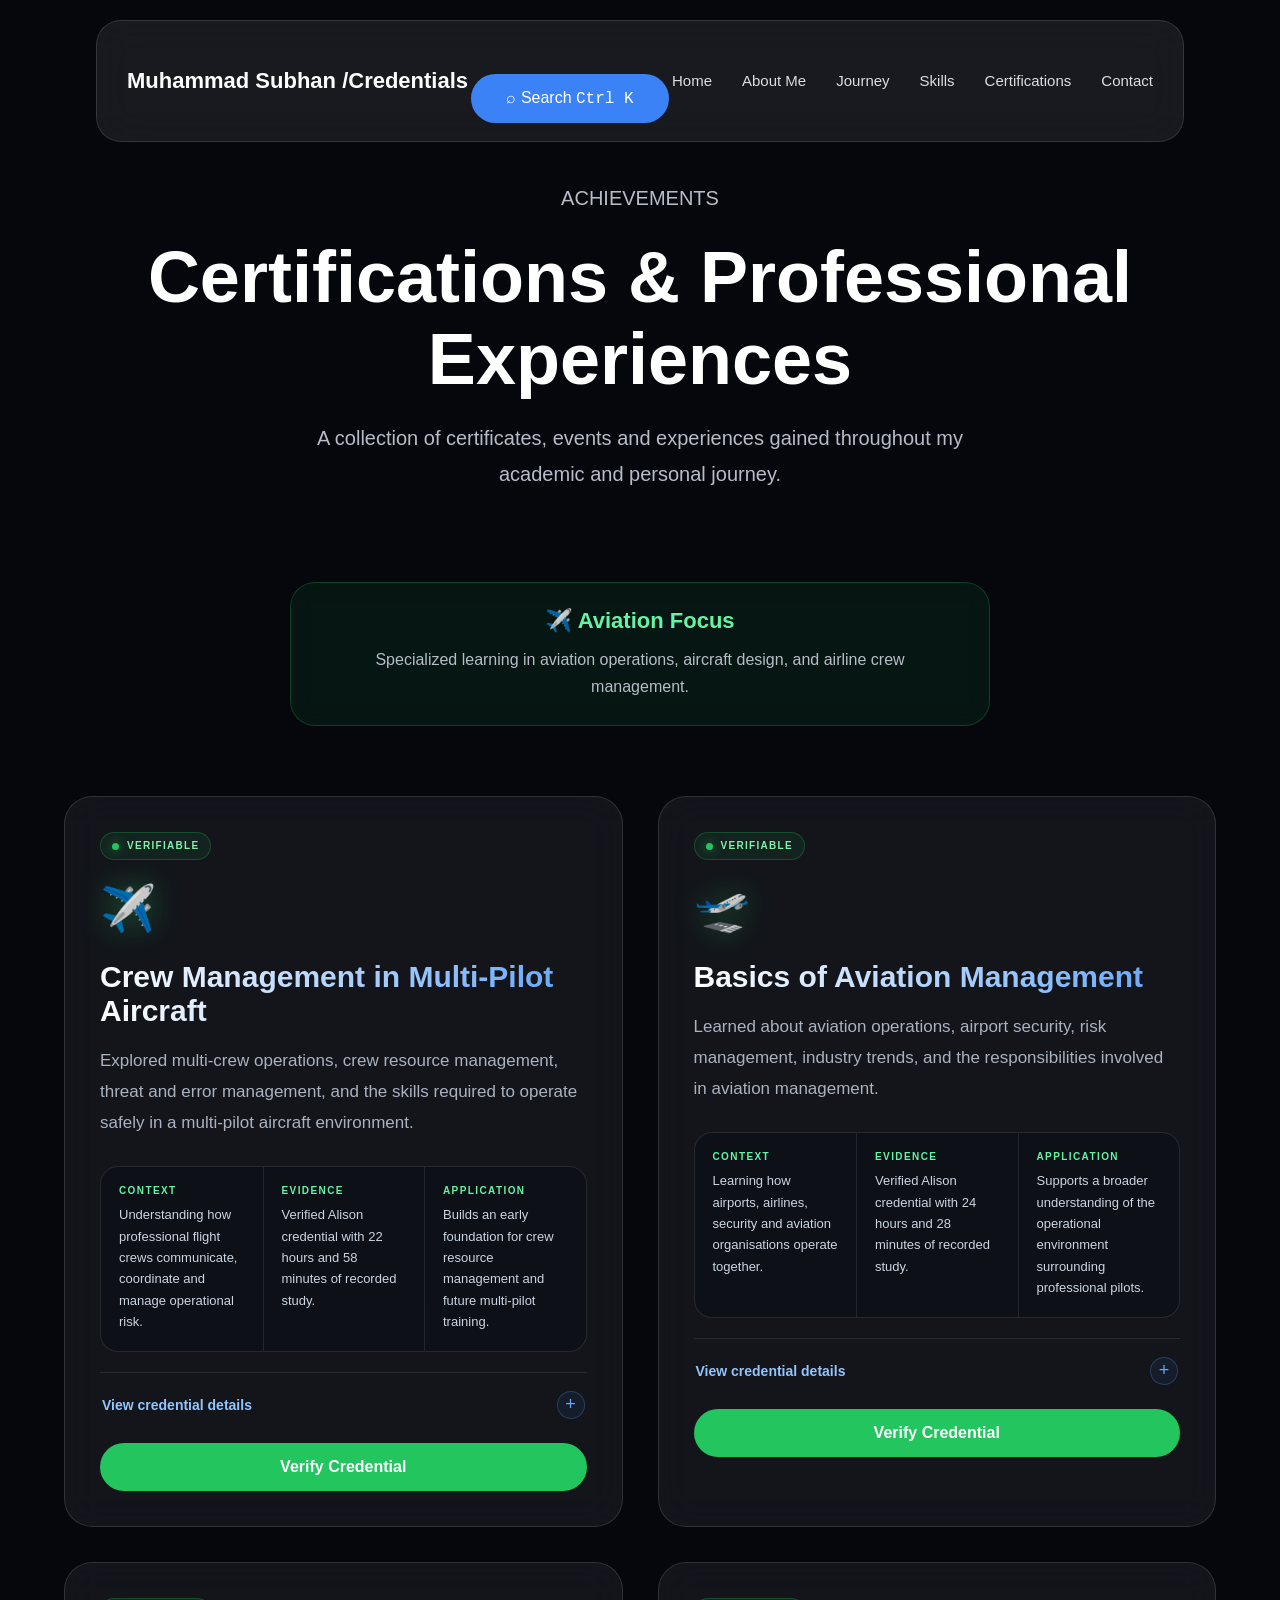
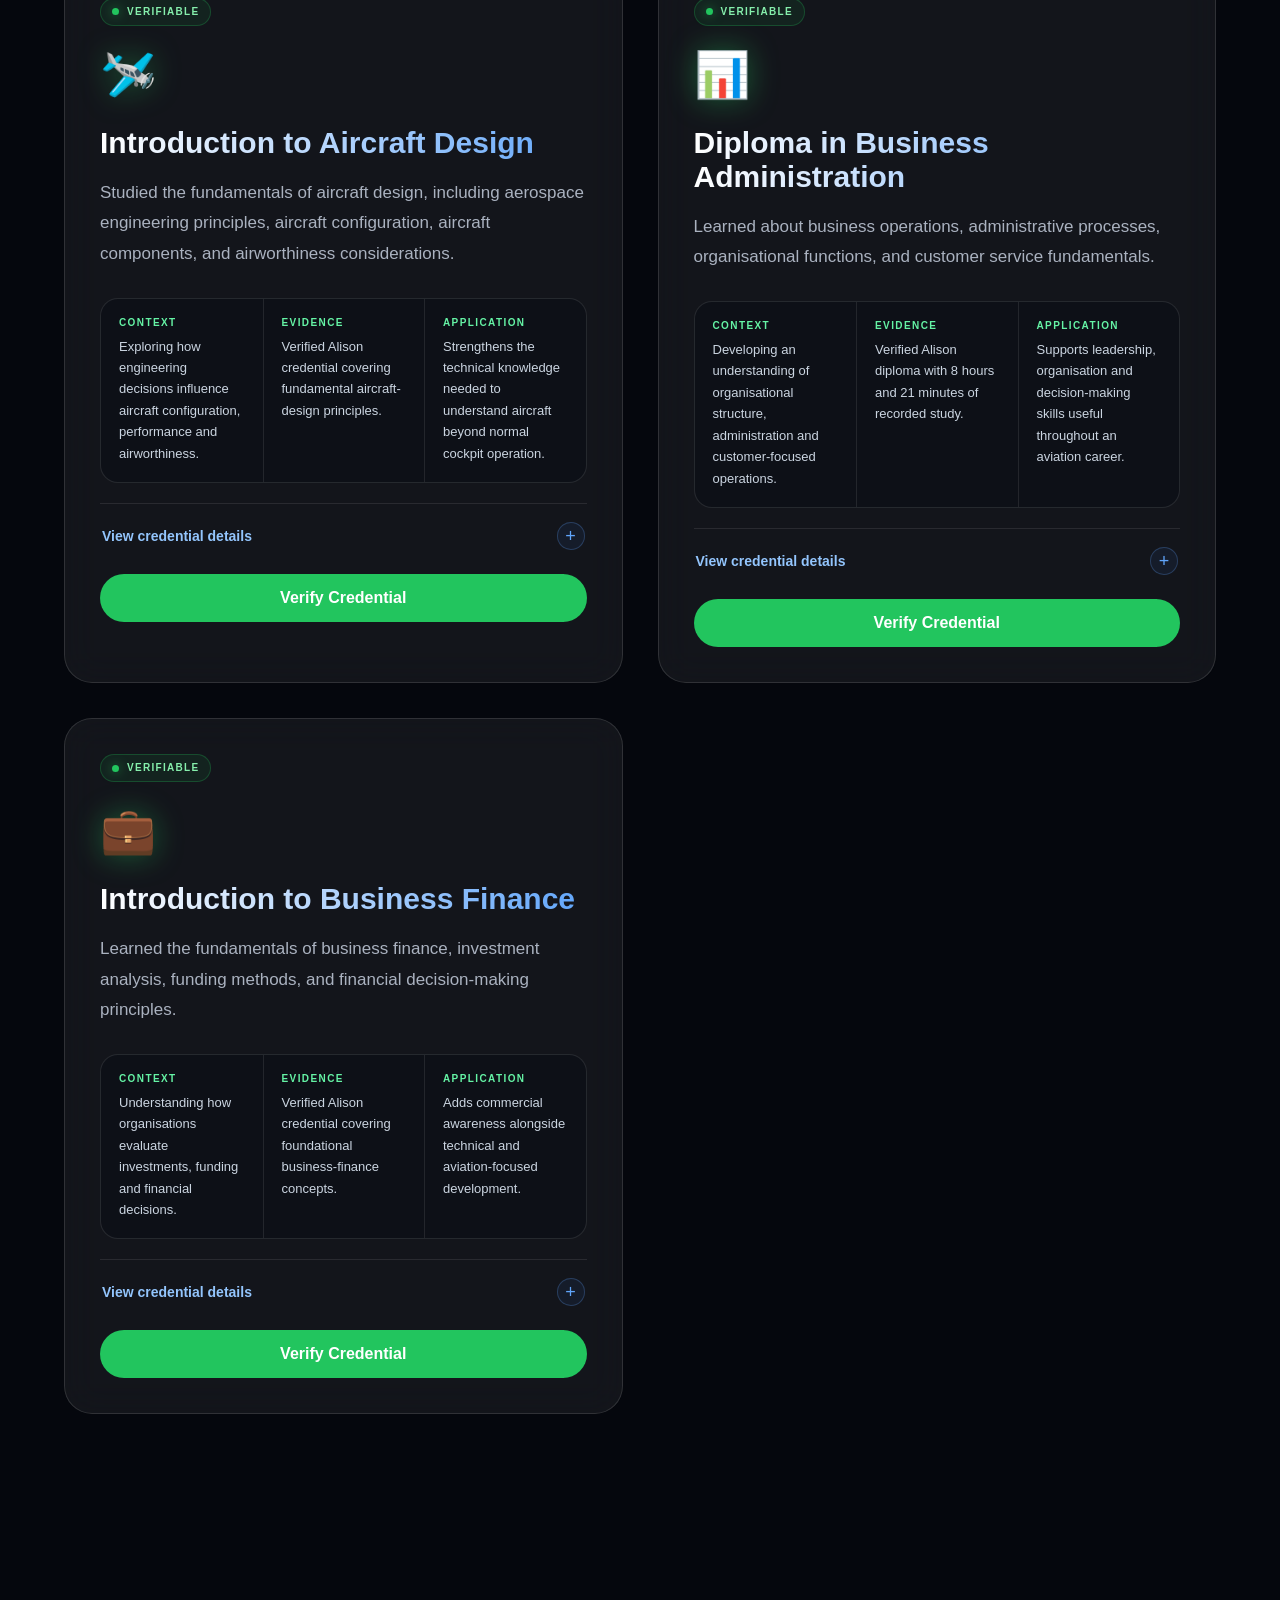
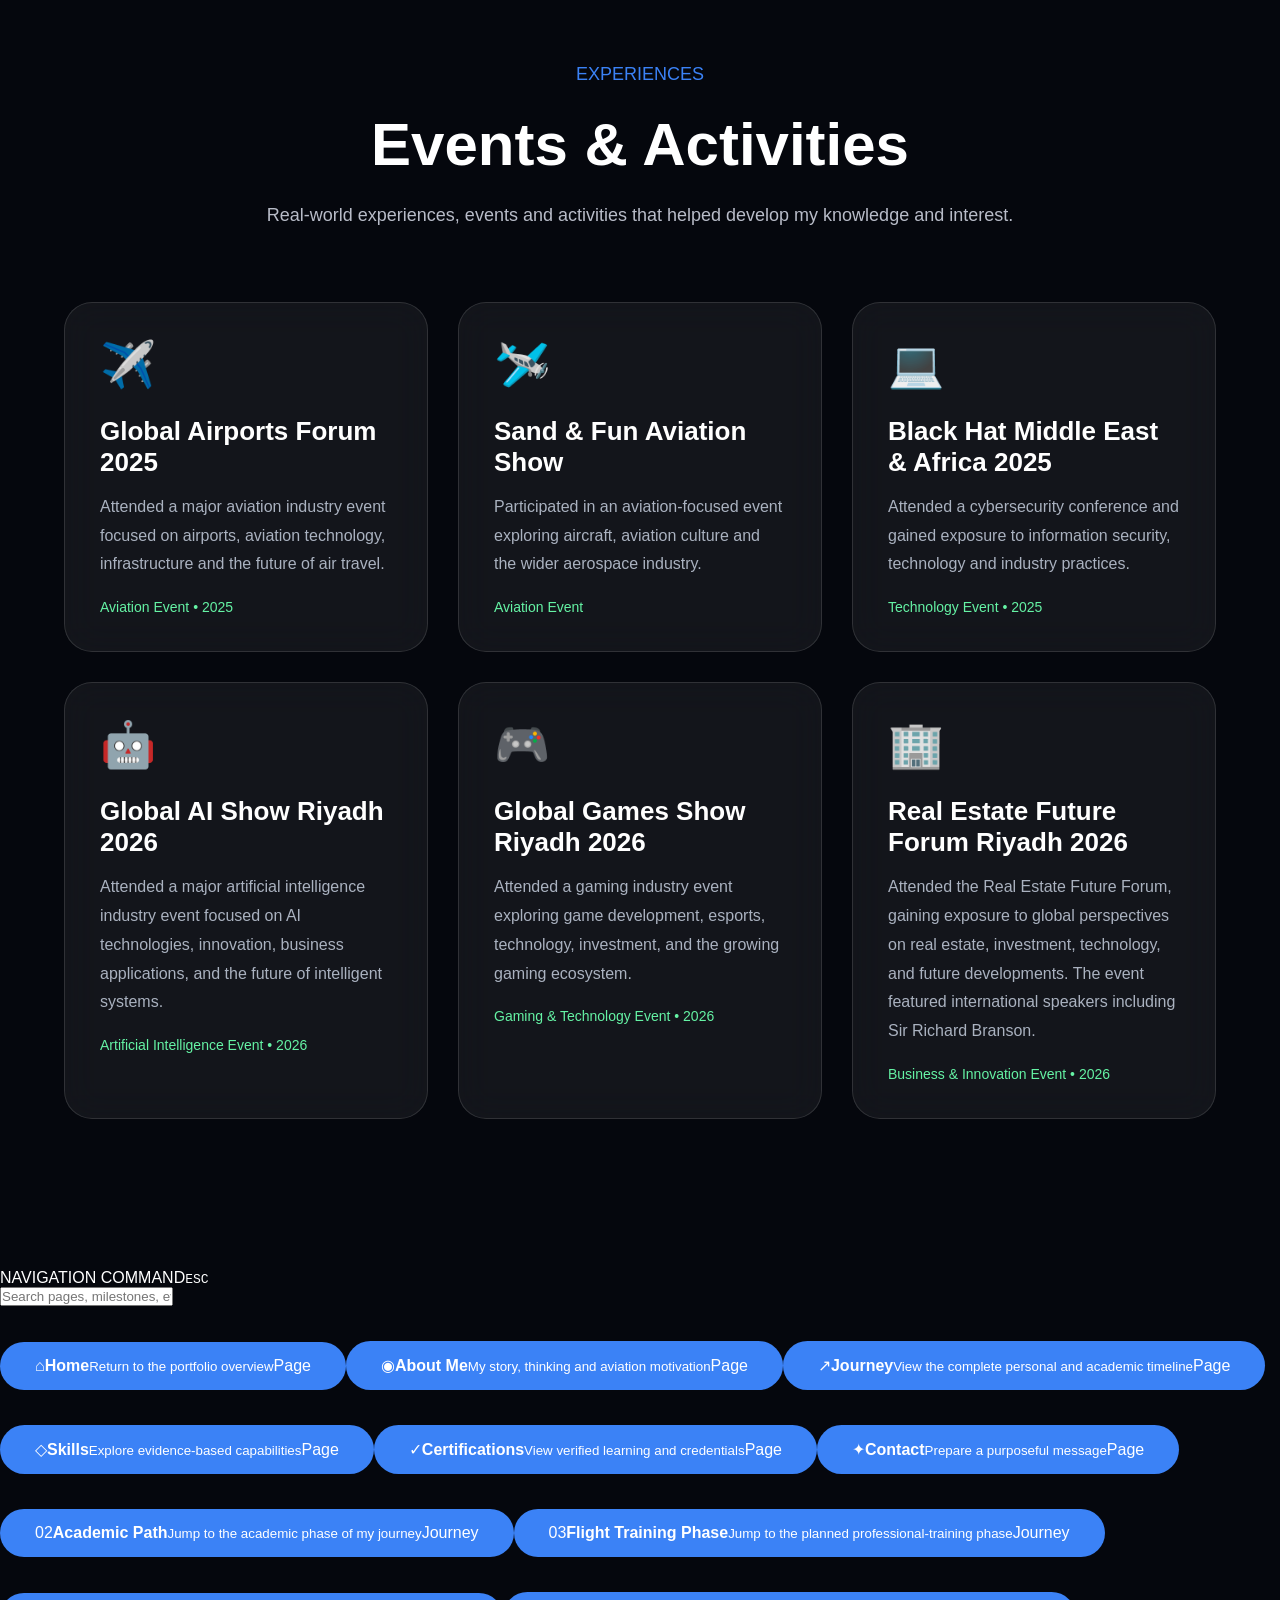
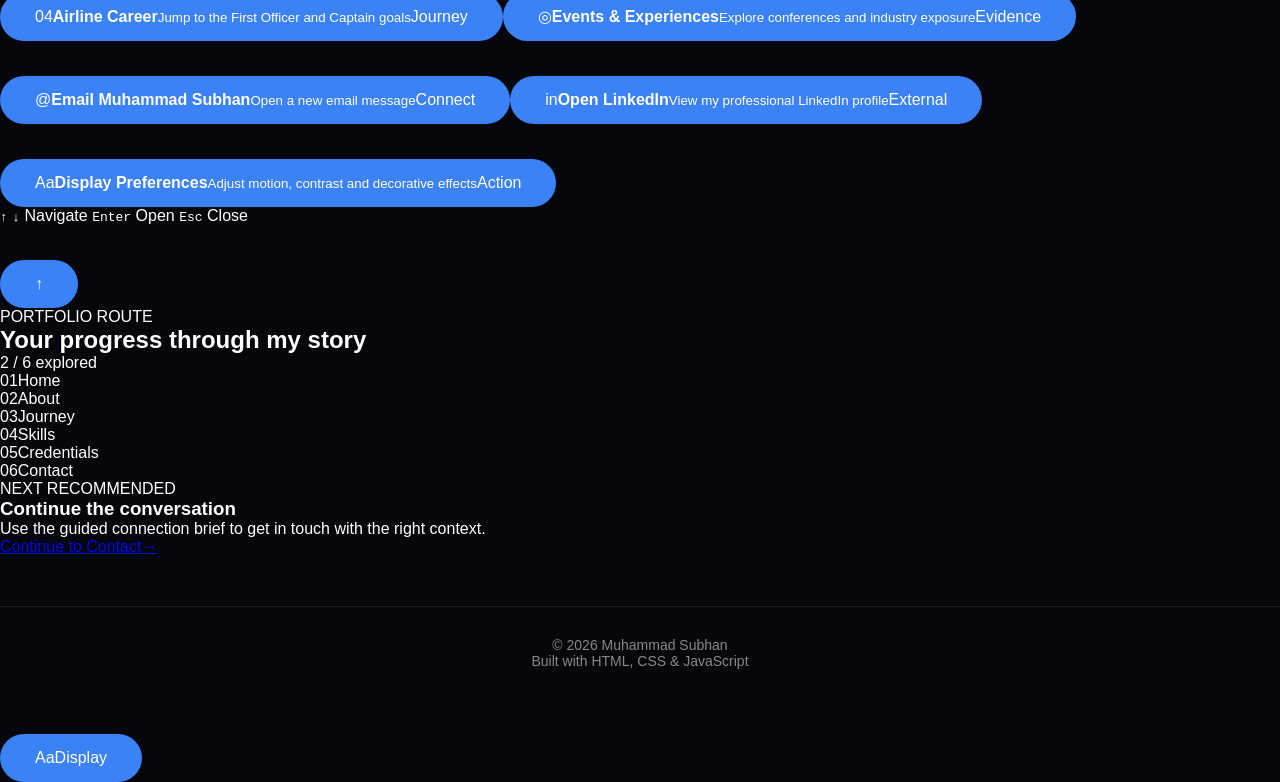
<file: certification.html>
<!DOCTYPE html>
<html lang="en">

<head>

<meta charset="UTF-8">
<meta name="viewport" content="width=device-width, initial-scale=1.0">



<title>Certifications | Muhammad Subhan</title>

<link rel="stylesheet" href="css/style.css">
<link rel="stylesheet" href="css/certification.css">

</head>


<body>
    <div class="custom-cursor"></div>
    <div class="custom-cursor-dot"></div>


    <div class="page-transition">
        <div class="page-loading-bar"></div>
    </div>

    <div class="page-scroll-progress" aria-hidden="true">
        <div class="page-scroll-progress-fill"></div>
    </div>

<nav>

<div class="logo">
Muhammad Subhan
</div>

<div class="menu-toggle">
☰
</div>

<ul class="nav-links">

    <li><a href="index.html">Home</a></li>
    
    <li><a href="about.html">About Me</a></li>
    
    <li><a href="timeline.html">Journey</a></li>
    
    <li><a href="skills.html">Skills</a></li>
    
    <li><a href="certification.html">Certifications</a></li>
    
    <li><a href="contact.html">Contact</a></li>

</ul>

</nav>




<section class="cert-hero">



<p class="tag">
ACHIEVEMENTS
</p>


<h1>
Certifications & Professional Experiences
</h1>


<p>
A collection of certificates, events and experiences gained throughout my academic and personal journey.
</p>

</section>

<div class="cert-focus">

    <span>✈️ Aviation Focus</span>

    <p>
        Specialized learning in aviation operations, aircraft design,
        and airline crew management.
    </p>

</div>


<section class="cert-grid">


    <div class="cert-card">
    
    <div class="cert-icon">
    ✈️
    </div>
    
    
    <h2>
    Crew Management in Multi-Pilot Aircraft
    </h2>
    
    
    <p>
    Explored multi-crew operations, crew resource management, threat and error management, and the skills required to operate safely in a multi-pilot aircraft environment.
    </p>
    
    
    <div class="cert-info">
    
    <strong>Provider:</strong> Alison<br>
    
    <strong>Category:</strong> Aviation Training<br>
    
    <strong>Issued:</strong> January 2024<br>
    
    <strong>Completed:</strong> 23 January 2024<br>
    
    <strong>Credential ID:</strong> AC-5337-36834668<br>
    
    <strong>Study Time:</strong> 22h 58m
    
    </div>
    
    
    <div class="cert-buttons">
    
    <a href="https://alison.com/verify/f56cb7a1b6" target="_blank">
    Verify Credential
    </a>
    
    
    
    
    </div>
    
    
    </div>
    
    
    
    
    
    <div class="cert-card">
    
    
    <div class="cert-icon">
    🛫
    </div>
    
    
    <h2>
    Basics of Aviation Management
    </h2>
    
    
    <p>
    Learned about aviation operations, airport security, risk management, industry trends, and the responsibilities involved in aviation management.
    </p>
    
    
    <div class="cert-info">
    
    <strong>Provider:</strong> Alison<br>
    
    <strong>Category:</strong> Aviation Management<br>
    
    <strong>Issued:</strong> March 2024<br>
    
    <strong>Completed:</strong> 10 March 2024<br>
    
    <strong>Credential ID:</strong> 6052-36834668<br>
    
    <strong>Study Time:</strong> 24h 28m
    
    </div>
    
    
    <div class="cert-buttons">
    
    
    <a href="https://alison.com/verify/cc4ec37d25" target="_blank">
    Verify Credential
    </a>
    
    

    
    
    </div>
    
    
    </div>
    
    <div class="cert-card">


        <div class="cert-icon">
        🛩️
        </div>
        
        
        <h2>
        Introduction to Aircraft Design
        </h2>
        
        
        <p>
        Studied the fundamentals of aircraft design, including aerospace engineering principles, aircraft configuration, aircraft components, and airworthiness considerations.
        </p>
        
        
        <div class="cert-info">
        
        <strong>Provider:</strong> Alison<br>
        
        <strong>Category:</strong> Aerospace Engineering<br>
        
        <strong>Issued:</strong> May 2025<br>
        
        <strong>Completed:</strong> 15 May 2025<br>
        
        <strong>Credential ID:</strong> 3071-36834668<br>
        
        <strong>Study Time:</strong> 32 minutes
        
        </div>
        
        
        <div class="cert-buttons">
        
        
        <a href="https://alison.com/verify/f1e8c7db59" target="_blank">
        Verify Credential
        </a>
        
        

        
        
        </div>
        
        
        </div>
        
        
        
        
        
        <div class="cert-card">
        
        
        <div class="cert-icon">
        📊
        </div>
        
        
        <h2>
        Diploma in Business Administration
        </h2>
        
        
        <p>
        Learned about business operations, administrative processes, organisational functions, and customer service fundamentals.
        </p>
        
        
        <div class="cert-info">
        
        <strong>Provider:</strong> Alison<br>
        
        <strong>Category:</strong> Business Administration<br>
        
        <strong>Issued:</strong> December 2024<br>
        
        <strong>Completed:</strong> 4 December 2024<br>
        
        <strong>Credential ID:</strong> 3038-36834668<br>
        
        <strong>Study Time:</strong> 8h 21m
        
        </div>
        
        
        <div class="cert-buttons">
        
        
        <a href="https://alison.com/verify/658694076c" target="_blank">
        Verify Credential
        </a>
        
        

        
        
        </div>
        
        
        </div>
        
        
        
        
        
        <div class="cert-card">
        
        
        <div class="cert-icon">
        💼
        </div>
        
        
        <h2>
        Introduction to Business Finance
        </h2>
        
        
        <p>
        Learned the fundamentals of business finance, investment analysis, funding methods, and financial decision-making principles.
        </p>
        
        
        <div class="cert-info">
        
        <strong>Provider:</strong> Alison<br>
        
        <strong>Category:</strong> Finance<br>
        
        <strong>Issued:</strong> October 2025<br>
        
        <strong>Completed:</strong> 20 October 2025<br>
        
        <strong>Credential ID:</strong> 3998-36834668<br>
        
        <strong>Study Time:</strong> 1h 13m
        
        </div>
        
        
        <div class="cert-buttons">
        
        
        <a href="https://alison.com/verify/640283d4a4" target="_blank">
        Verify Credential
        </a>
        
        

        
        
        </div>
        
        
        </div>
    
    </section>

    <section class="experience-section">

        <div class="experience-title">
    
            <p class="tag">
            EXPERIENCES
            </p>
    
            <h1>
            Events & Activities
            </h1>
    
            <p>
            Real-world experiences, events and activities that helped develop my knowledge and interest.
            </p>
    
        </div>
    
    
    
        <div class="experience-grid">
    
    
            <div class="experience-card">
    
                <div class="experience-icon">
                ✈️
                </div>
    
    
                <h2>
                Global Airports Forum 2025
                </h2>
    
    
                <p>
                Attended a major aviation industry event focused on airports,
                aviation technology, infrastructure and the future of air travel.
                </p>
    
    
                <span>
                Aviation Event • 2025
                </span>
    
    
            </div>
    
    
    
    
            <div class="experience-card">
    
                <div class="experience-icon">
                🛩️
                </div>
    
    
                <h2>
                Sand & Fun Aviation Show
                </h2>
    
    
                <p>
                Participated in an aviation-focused event exploring aircraft,
                aviation culture and the wider aerospace industry.
                </p>
    
    
                <span>
                Aviation Event
                </span>
    
    
            </div>
    
    
    
    
            <div class="experience-card">
    
                <div class="experience-icon">
                💻
                </div>
    
    
                <h2>
                Black Hat Middle East & Africa 2025
                </h2>
    
    
                <p>
                Attended a cybersecurity conference and gained exposure to
                information security, technology and industry practices.
                </p>
    
    
                <span>
                Technology Event • 2025
                </span>
    
    
            </div>

            <div class="experience-card">

                <div class="experience-icon">
                🤖
                </div>
            
            
                <h2>
                Global AI Show Riyadh 2026
                </h2>
            
            
                <p>
                Attended a major artificial intelligence industry event focused on
                AI technologies, innovation, business applications, and the future
                of intelligent systems.
                </p>
            
            
                <span>
                Artificial Intelligence Event • 2026
                </span>
            
            
            </div>
            
            
            
            
            
            <div class="experience-card">
            
                <div class="experience-icon">
                🎮
                </div>
            
            
                <h2>
                Global Games Show Riyadh 2026
                </h2>
            
            
                <p>
                Attended a gaming industry event exploring game development,
                esports, technology, investment, and the growing gaming ecosystem.
                </p>
            
            
                <span>
                Gaming & Technology Event • 2026
                </span>
            
            
            </div>

            <div class="experience-card">

                <div class="experience-icon">
                🏢
                </div>
            
            
                <h2>
                Real Estate Future Forum Riyadh 2026
                </h2>
            
            
                <p>
                Attended the Real Estate Future Forum, gaining exposure to global
                perspectives on real estate, investment, technology, and future
                developments. The event featured international speakers including
                Sir Richard Branson.
                </p>
            
            
                <span>
                Business & Innovation Event • 2026
                </span>
            
            
            </div>
    
    
        </div>
    
    
    </section>
    

    <div class="command-palette">

        <div class="command-box">
    
            <input
                type="text"
                id="commandInput"
                placeholder="Search pages... (Ctrl + K)"
                autocomplete="off"
            >
    
            <div class="command-results">
    
                <a href="index.html">🏠 Home</a>
                <a href="about.html">👤 About Me</a>
                <a href="timeline.html">🛫 Journey</a>
                <a href="skills.html">💡 Skills</a>
                <a href="certifications.html">🏆 Certifications</a>
                <a href="contact.html">✉️ Contact</a>
    
            </div>
    
        </div>
    
    </div>

    <button class="back-to-top" aria-label="Back to top">
        ↑
    </button>

<script src="js/script.js"></script>
<script src="js/certification.js"></script>


<footer>

    <p>
        © 2026 Muhammad Subhan
    </p>

    <p>
        Built with HTML, CSS & JavaScript
    </p>

</footer>


</body>

</html>
</file>
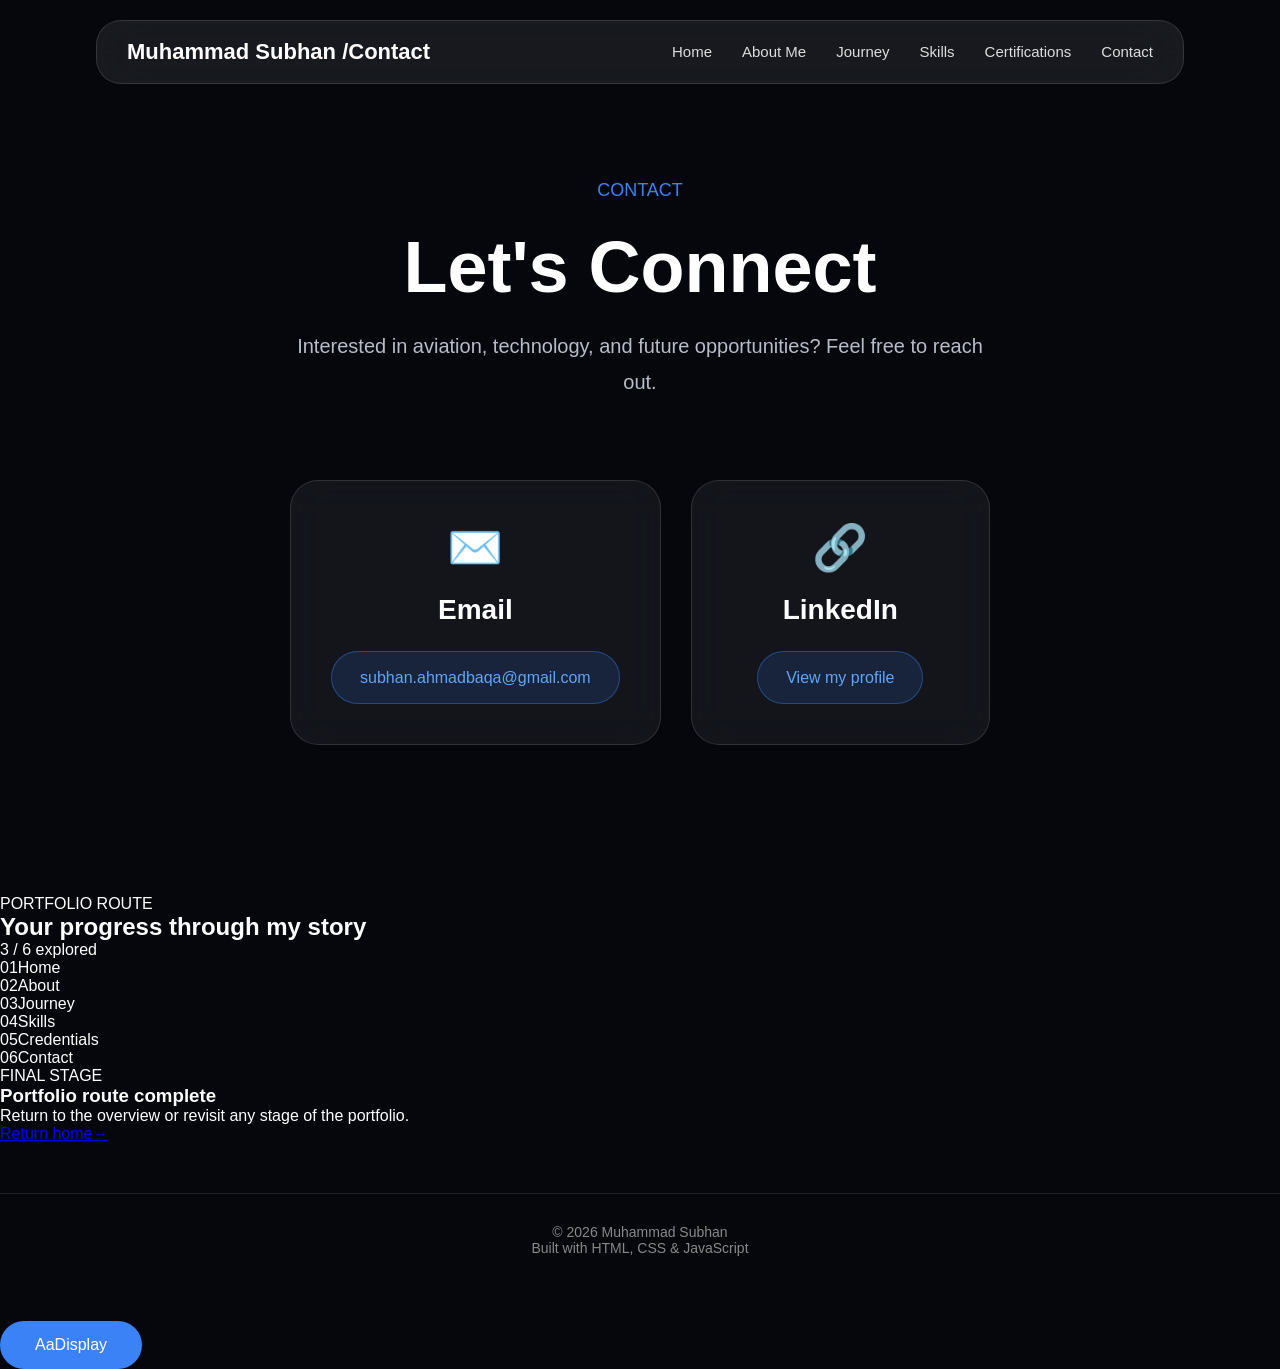
<file: contact.html>
<!DOCTYPE html>
<html lang="en">

<head>

<meta charset="UTF-8">
<meta name="viewport" content="width=device-width, initial-scale=1.0">

<title>Contact | My Journey</title>

<link rel="stylesheet" href="css/style.css">

</head>


<body>


<nav>

<div class="logo">
Muhammad Subhan
</div>

<div class="menu-toggle">
☰
</div>

<ul class="nav-links">

    <li><a href="index.html">Home</a></li>
    
    <li><a href="about.html">About Me</a></li>
    
    <li><a href="timeline.html">Journey</a></li>
    
    <li><a href="skills.html">Skills</a></li>
    
    <li><a href="certification.html">Certifications</a></li>
    
    <li><a href="contact.html">Contact</a></li>

</ul>

</nav>




<section class="contact-hero">

<p class="tag">
CONTACT
</p>


<h1>
Let's Connect
</h1>


<p>
Interested in aviation, technology, and future opportunities?
Feel free to reach out.
</p>

</section>





<section class="contact-grid">



<div class="contact-card">

<div class="contact-icon">
✉️
</div>


<h2>
Email
</h2>


<p>
    <a href="mailto:subhan.ahmadbaqa@gmail.com">
    subhan.ahmadbaqa@gmail.com
    </a>
    </p>

</div>





<div class="contact-card">

<div class="contact-icon">
🔗
</div>


<h2>
LinkedIn
</h2>


<p>

<a href="https://www.linkedin.com/in/ms910" target="_blank">
View my profile
</a>

</p>

</div>








</section>

<script src="js/script.js"></script>


<footer>

    <p>
        © 2026 Muhammad Subhan
    </p>

    <p>
        Built with HTML, CSS & JavaScript
    </p>

</footer>

</body>

</html>
</file>
<file: css/style.css>
* {
    margin: 0;
    padding: 0;
    box-sizing: border-box;
}

body {
    background: #05070D;
    color: white;
    font-family: Arial, sans-serif;
}

nav {
    position: fixed;
    top: 20px;
    left: 50%;
    transform: translateX(-50%);

    width: 85%;
    max-width: 1200px;

    display: flex;
    justify-content: space-between;
    align-items: center;

    padding: 18px 30px;

    background: rgba(255,255,255,0.08);
    backdrop-filter: blur(20px);

    border: 1px solid rgba(255,255,255,0.12);

    border-radius: 25px;

    z-index: 1000;

    animation: navAppear 1s ease;
}


@keyframes navAppear {

    from {
        opacity:0;
        transform:translate(-50%, -30px);
    }

    to {
        opacity:1;
        transform:translate(-50%,0);
    }

}

nav h2 {
    font-size: 24px;
}

nav ul {
    display: flex;
    gap: 30px;
    list-style: none;
}

nav a {

    color:#ddd;

    text-decoration:none;

    font-size:15px;

    position:relative;

    transition:0.3s;

}


nav a::after {

    content:"";

    position:absolute;

    left:0;

    bottom:-8px;

    width:0%;

    height:2px;

    background:#3B82F6;

    transition:0.3s;

}


nav a:hover {

    color:white;

}


nav a:hover::after {

    width:100%;

}


.hero {
    height: 90vh;
    display: flex;
    flex-direction: column;
    justify-content: center;
    align-items: center;
    text-align: center;
}


.hero h1 {
    font-size: 70px;
    background: linear-gradient(90deg, #ffffff, #3B82F6);
    -webkit-background-clip: text;
    color: transparent;
}


.hero p {
    margin-top: 20px;
    font-size: 20px;
    color: #aaa;
    max-width: 600px;
}


button {
    margin-top: 35px;
    padding: 15px 35px;
    border-radius: 30px;
    border: none;
    background: #3B82F6;
    color: white;
    font-size: 16px;
    cursor: pointer;
    transition: 0.3s;
}


button:hover {
    transform: translateY(-5px);
}
.logo {
    font-weight: bold;
    font-size: 22px;
}


.tag {
    color: #3B82F6;
    font-size: 18px;
    margin-bottom: 25px;
}


.hero h1 {
    font-size: 80px;
    line-height: 1.1;
}


.description {
    margin-top: 25px;
    max-width: 650px;
    color: #aaa;
}


.buttons {
    margin-top: 40px;
    display: flex;
    gap: 20px;
}


.buttons a {
    text-decoration: none;
}


.secondary {
    background: transparent;
    border: 1px solid #3B82F6;
}


.glow {
    position: absolute;
    width: 500px;
    height: 500px;
    background: #2563eb;
    filter: blur(180px);
    opacity: 0.25;
    z-index: -1;
}
/* Background Effects */

.background {
    position: fixed;
    inset: 0;
    overflow: hidden;
    z-index: -2;
}


.glow {
    position: absolute;
    top: 20%;
    left: 50%;
    transform: translateX(-50%);
    width: 600px;
    height: 600px;
    background: #2563eb;
    filter: blur(180px);
    opacity: 0.25;
    animation: pulse 6s infinite alternate;
}


@keyframes pulse {

    from {
        opacity:0.15;
        transform:translateX(-50%) scale(0.9);
    }

    to {
        opacity:0.35;
        transform:translateX(-50%) scale(1.1);
    }

}


/* Hero Animation */


.hero > * {
    animation: fadeUp 1s ease forwards;
    opacity:0;
}


.hero .tag {
    animation-delay:0.2s;
}


.hero h1 {
    animation-delay:0.4s;
}


.hero .description {
    animation-delay:0.6s;
}


.buttons {
    animation-delay:0.8s;
}


@keyframes fadeUp {

    from {
        opacity:0;
        transform:translateY(40px);
    }

    to {
        opacity:1;
        transform:translateY(0);
    }

}
.particles {
    position: absolute;
    inset: 0;
    z-index: -1;
}

.particle {
    position: absolute;
    width: 4px;
    height: 4px;
    background: white;
    border-radius: 50%;
    opacity: 0.6;
    animation: float 8s infinite ease-in-out;
}

@keyframes float {
    0%, 100% {
        transform: translateY(0);
    }

    50% {
        transform: translateY(-80px);
    }
}
.hero {
    padding-top:120px;
}
.menu-toggle {
    display:none;
    font-size:28px;
    cursor:pointer;
}


@media(max-width:900px){


    .about-page{

    flex-direction:column;

    text-align:center;

}


.about-image img{

    width:250px;

    height:250px;

}


.about-content{

    width:100%;

}

    .hero h1{

    font-size:45px;

    line-height:1.1;

}
    
    nav ul{

    position:absolute;

    top:80px;

    left:0;

    width:100%;

    background:#0b1120;

    flex-direction:column;

    align-items:center;

    gap:25px;

    padding:30px 0;

    display:none;

}


nav ul.active{

    display:flex;

}


.menu-toggle{

    display:block;

    cursor:pointer;

    font-size:30px;

}

    nav {
        width:90%;
    }


    .menu-toggle {
        display:block;
    }


    .nav-links {

        position:absolute;

        top:80px;

        left:0;

        width:100%;

        display:none;

        flex-direction:column;

        align-items:center;

        gap:25px;

        padding:30px;

        background:rgba(10,15,30,0.95);

        border-radius:20px;

    }


    .nav-links.active {

        display:flex;

    }

}
.about-page {

    min-height:90vh;

    display:flex;

    align-items:center;

    justify-content:center;

    gap:80px;

    padding:150px 8% 50px;

}


.image-placeholder {

    width:350px;

    height:350px;

    border-radius:50%;

    display:flex;

    justify-content:center;

    align-items:center;


    background:
    linear-gradient(
    135deg,
    #111827,
    #3B82F6
    );


    font-size:25px;

}



.about-content {

    max-width:600px;

}


.about-content h1 {

    font-size:70px;

    margin:20px 0;

}



.about-content p {

    color:#aaa;

    line-height:1.8;

}




.card {

    width:320px;

    min-height:250px;

    padding:35px;

    background:
    linear-gradient(
        145deg,
        rgba(255,255,255,0.08),
        rgba(255,255,255,0.03)
    );

    backdrop-filter:blur(20px);

    border-radius:28px;

    border:1px solid rgba(255,255,255,0.12);

    transition:0.4s ease;

    position:relative;

    overflow:hidden;

}


.card:hover {

    transform: translateY(-12px) scale(1.02);

    border: 1px solid #3B82F6;

    box-shadow:
        0 0 20px rgba(59,130,246,0.35),
        0 0 50px rgba(59,130,246,0.15);

}



.card h2{

    background:

    linear-gradient(
        90deg,
        white,
        #60A5FA
    );

    -webkit-background-clip:text;

    color:transparent;

}



.card p{

    color:#D1D5DB;

    line-height:1.8;

}
.cards {

    display:flex;

    justify-content:center;

    gap:30px;

    padding:80px 8%;

    flex-wrap:wrap;

}
/* ==========================================================
                    JOURNEY PAGE
========================================================== */

:root{

    --green:#22C55E;
    --green-dark:#16A34A;

    --card:
    rgba(255,255,255,.06);

    --border:
    rgba(255,255,255,.12);

    --text:#ffffff;

    --text2:#B8BCC8;

}



/* HERO */

.journey-hero{

    padding-top:180px;

    padding-bottom:80px;

    text-align:center;

}


.journey-hero h1{

    font-size:72px;

    font-weight:800;

    margin-bottom:20px;

}


.journey-hero p{

    color:var(--text2);

    font-size:20px;

    width:min(700px,90%);

    margin:auto;

    line-height:1.8;

}



/* PROGRESS CARD */

.progress-section{

    display:flex;

    justify-content:center;

    margin-bottom:120px;

}


.progress-card{

    width:min(950px,90%);

    padding:40px;

    border-radius:30px;

    background:var(--card);

    border:1px solid var(--border);

    backdrop-filter:blur(18px);

    box-shadow:

    0 20px 60px rgba(0,0,0,.25);

}


.progress-card h2{

    font-size:34px;

    margin-bottom:35px;

}



/* Progress Bar */

.progress-bar{

    width:100%;

    height:18px;

    border-radius:999px;

    overflow:hidden;

    background:

    rgba(255,255,255,.08);

    margin-bottom:40px;

}


.progress-fill{

    width:0%;

    height:100%;

    border-radius:999px;

    background:

    linear-gradient(

        90deg,

        #22C55E,

        #34D399,

        #22C55E

    );

}



/* Grid */

.progress-grid{

    display:grid;

    grid-template-columns:

    repeat(2,1fr);

    gap:40px;

}


.progress-grid h3{

    margin-top:8px;

    font-size:28px;

}


.label{

    color:#8B95A7;

    font-size:14px;

    letter-spacing:2px;

    text-transform:uppercase;

}




/* ======================================================
                    TIMELINE
====================================================== */

.timeline{

    position:relative;

    width:min(1300px,92%);

    margin:auto;

    padding-bottom:250px;

}



/* Grey Line */

.timeline-line{

    position:absolute;

    left:50%;

    transform:translateX(-50%);

    width:6px;

    height:100%;

    border-radius:999px;

    background:
    rgba(255,255,255,.12);

}



/* Green Progress */

.timeline-progress{

    position:absolute;

    left:0;

    top:0;

    width:100%;

    height:0%;

    border-radius:999px;

    background:

    linear-gradient(

    to bottom,

    #34D399,

    #22C55E,

    #16A34A

    );

    transition: height 0.15s linear;

}



/* ======================================================
                MILESTONES
====================================================== */

.milestone{

    width:50%;

    position:relative;

    margin:90px 0;

    opacity:.45;

    transition:

    .7s ease;

}



/* Left */

.left{

    left:0;

    padding-right:70px;

    text-align:right;

}



/* Right */

.right{

    left:50%;

    padding-left:70px;

}



/* Circle */

.milestone::before{

    content:"";

    position:absolute;

    top:50%;

    width:28px;

    height:28px;

    border-radius:50%;

    background:#777;

    border:5px solid #0F172A;

    transition:.5s;

    z-index:20;

}



/* Left Circle */

.left::before{

    right:-19px;

}



/* Right Circle */

.right::before{

    left:-19px;

}



/* ======================================================
                CONTENT CARD
====================================================== */

.content{

    background:

    rgba(255,255,255,.06);

    border:

    1px solid rgba(255,255,255,.12);

    backdrop-filter:blur(18px);

    border-radius:26px;

    padding:35px;

    transition:.45s;

}



.content:hover{

    transform:

    translateY(-8px);

}



/* Icon */

.content svg{

    width:34px;

    height:34px;

    color:#9AA3B4;

    margin-bottom:20px;

}



/* Date */

.date{

    display:inline-block;

    background:

    rgba(34,197,94,.15);

    color:#65F3A5;

    padding:

    8px 18px;

    border-radius:999px;

    font-size:14px;

    margin-bottom:20px;

}



/* Title */

.content h2{

    font-size:32px;

    margin-bottom:18px;

}



/* Description */

.content p{

    color:#AAB2C0;

    line-height:1.8;

    font-size:17px;

}



/* ======================================================
                I AM HERE BADGE
====================================================== */

.current-badge{

    display:inline-block;

    margin-bottom:22px;

    padding:

    10px 22px;

    border-radius:999px;

    background:

    rgba(34,197,94,.18);

    color:#6EF4AA;

    font-weight:700;

    letter-spacing:2px;

    font-size:13px;

}
/* ==========================================================
                PART 2B-1
        Completed States & Animations
========================================================== */


/* Completed Milestones */

.milestone.completed{

    opacity:1;

}


.milestone.completed::before{

    background:var(--green);

    box-shadow:

        0 0 12px rgba(34,197,94,.7),

        0 0 35px rgba(34,197,94,.45),

        0 0 70px rgba(34,197,94,.2);

}



/* Current Milestone */

.milestone.current{

    opacity:1;

}


.milestone.current::before{

    background:var(--green);

    animation:pulseCircle 2.2s infinite;

}



/* Current Badge */

.current-badge{

    animation:badgePulse 2.5s infinite;

}



/* Active Cards */

.milestone.completed .content{

    border-color:

    rgba(34,197,94,.35);

}


.milestone.current .content{

    border-color:

    rgba(34,197,94,.5);

}



/* Icon */

.milestone.completed svg{

    color:var(--green);

}


.milestone.current svg{

    color:var(--green);

}



/* Hover */

.content:hover{

    transform:

        translateY(-10px)

        scale(1.02);

    border-color:

    rgba(34,197,94,.45);

    box-shadow:

        0 15px 45px rgba(0,0,0,.35),

        0 0 35px rgba(34,197,94,.15);

}



/* Future Milestones */

.milestone:not(.completed):not(.current){

    opacity:.38;

}


.milestone:not(.completed):not(.current) svg{

    color:#7A8290;

}


.milestone:not(.completed):not(.current) .content{

    filter:grayscale(.25);

}



/* Circle Fill Animation */

@keyframes fillCircle{

    0%{

        transform:scale(.4);

        background:#777;

    }

    60%{

        transform:scale(1.15);

    }

    100%{

        transform:scale(1);

        background:var(--green);

    }

}



/* Circle Pulse */

@keyframes pulseCircle{

    0%{

        box-shadow:

        0 0 0 0 rgba(34,197,94,.45);

    }

    70%{

        box-shadow:

        0 0 0 16px rgba(34,197,94,0);

    }

    100%{

        box-shadow:

        0 0 0 0 rgba(34,197,94,0);

    }

}



/* Badge Pulse */

@keyframes badgePulse{

    0%{

        transform:scale(1);

    }

    50%{

        transform:scale(1.06);

    }

    100%{

        transform:scale(1);

    }

}



/* Smooth Card Appearance */

.milestone{

    transition:

        opacity .8s ease,

        transform .8s ease;

}


.left{

}


.right{

}


.milestone.completed,

.milestone.current{

    transform:

        translateX(0);

}



/* Progress Bar */

.progress-fill{

    width:0%;

    transition:
        width 2.2s ease;

}



/* Progress Card */

.progress-card{

    transition:

        .45s;

}


.progress-card:hover{

    transform:

        translateY(-6px);

    box-shadow:

        0 18px 55px rgba(0,0,0,.35),

        0 0 40px rgba(34,197,94,.08);

}



/* Timeline Line */

.timeline-line{

    overflow:hidden;

}


.timeline-progress{

    position:absolute;

    left:0;

    top:0;

    width:100%;

    height:0px;

    border-radius:999px;

    background:linear-gradient(
        to bottom,
        #34D399,
        #22C55E,
        #16A34A
    );

    transition:height .08s linear;

}



/* Captain Card */

.milestone:last-child .content{

    border:

        1px solid

        rgba(255,215,0,.22);

}



/* Captain Hover */

.milestone:last-child .content:hover{

    box-shadow:

        0 0 35px rgba(255,215,0,.28),

        0 0 80px rgba(255,215,0,.10);

}



/* Captain Icon */

.milestone:last-child svg{

    color:#FFD54A;

}



/* Captain Title */

.milestone:last-child h2{

    background:

    linear-gradient(

        90deg,

        #FFD54A,

        #FFF4B0

    );

    -webkit-background-clip:text;

    color:transparent;

}



/* Final Message */

.milestone:last-child::after{

    content:

    "The journey doesn't end here. This is only the beginning.";

    display:block;

    margin-top:28px;

    color:#D4D8E4;

    font-style:italic;

    font-size:15px;

    text-align:center;

}
/* ==========================================================
                PART 2B-2
        Responsive & Final Polish
========================================================== */


/* Timeline Glow */

.timeline::before{

    content:"";

    position:absolute;

    left:50%;

    top:0;

    transform:translateX(-50%);

    width:300px;

    height:100%;

    background:

    radial-gradient(

        ellipse,

        rgba(34,197,94,.05),

        transparent 70%

    );

    pointer-events:none;

}



/* Card Animation */

.content{

    opacity:0;

    transform:

        translateY(35px);

    transition:

        opacity .8s ease,

        transform .8s ease,

        box-shadow .4s ease,

        border-color .4s ease;

}



/* Visible */

.milestone.completed .content,

.milestone.current .content,

.milestone.visible .content{

    opacity:1;

    transform:

        translateY(0);

}



/* Future Cards */

.milestone:not(.completed):not(.current):not(.visible) .content{

    opacity:.4;

}



/* Nice Scroll */

html{

    scroll-behavior:smooth;

}



/* Better Selection */

::selection{

    background:#22C55E;

    color:white;

}



/* Scrollbar */

::-webkit-scrollbar{

    width:12px;

}



::-webkit-scrollbar-track{

    background:#070B12;

}



::-webkit-scrollbar-thumb{

    background:#22C55E;

    border-radius:999px;

}



::-webkit-scrollbar-thumb:hover{

    background:#16A34A;

}



/* Timeline Spacing */

.timeline{

    padding-top:40px;

    padding-bottom:180px;

}



/* Card Width */

.content{

    max-width:520px;

}



/* Better Paragraphs */

.content p{

    margin-top:15px;

}



/* Progress Card */

.progress-card{

    position:relative;

    z-index:5;

}



/* Hero */

.journey-hero{

    position:relative;

}



.journey-hero::after{

    content:"";

    position:absolute;

    left:50%;

    transform:translateX(-50%);

    bottom:-20px;

    width:180px;

    height:4px;

    border-radius:999px;

    background:

    linear-gradient(

        90deg,

        transparent,

        #22C55E,

        transparent

    );

}



/* Mobile */

@media(max-width:950px){

.timeline-line{

left:28px;

}



.timeline::before{

left:28px;

transform:none;

}



.milestone{

width:100%;

left:0;

padding-left:80px;

padding-right:20px;

text-align:left;

}



.left,

.right{

left:0;

transform:none;

}



.left::before,

.right::before{

left:9px;

right:auto;

}



.progress-grid{

grid-template-columns:1fr;

}



.progress-card{

width:95%;

}



.journey-hero h1{

font-size:48px;

}



.content h2{

font-size:26px;

}

}



/* Small Phones */

@media(max-width:600px){

.progress-card{

padding:28px;

}



.content{

padding:25px;

}



.progress-card h2{

font-size:28px;

}



.progress-grid h3{

font-size:22px;

}



.journey-hero{

padding-top:150px;

}



}
.milestone.visible{

    opacity:1;

}

.milestone.completed::before,
.milestone.current::before{

    background:var(--green);

    box-shadow:
        0 0 12px rgba(34,197,94,.7),
        0 0 30px rgba(34,197,94,.35);

}
/* ==========================================================
                CONTACT PAGE
========================================================== */


.contact-hero{

    padding-top:180px;

    padding-bottom:80px;

    text-align:center;

}


.contact-hero h1{

    font-size:72px;

    margin:20px 0;

}


.contact-hero p:not(.tag){

    color:#B8BCC8;

    font-size:20px;

    line-height:1.8;

    width:min(700px,90%);

    margin:auto;

}



.contact-grid{

    width:min(700px,90%);

    margin:auto;

    display:grid;

    grid-template-columns:
    repeat(2,1fr);

    gap:30px;

    padding-bottom:150px;

}



.contact-card{

    padding:40px;

    text-align:center;

    border-radius:28px;

    background:
    rgba(255,255,255,.06);

    border:
    1px solid rgba(255,255,255,.12);

    backdrop-filter:blur(18px);

    transition:.4s;

}



.contact-card:hover{

    transform:translateY(-10px);

    border-color:#3B82F6;

}



.contact-icon{

    font-size:45px;

    margin-bottom:20px;

}



.contact-card h2{

    font-size:28px;

    margin-bottom:15px;

}



.contact-card p{

    color:#B8BCC8;

    line-height:1.7;

}



.contact-card a{

    display:inline-block;

    margin-top:10px;

    padding:12px 28px;

    border-radius:999px;

    background:rgba(59,130,246,.15);

    border:1px solid rgba(59,130,246,.4);

    color:#60A5FA;

    text-decoration:none;

    transition:.3s;

}


.contact-card a:hover{

    background:#3B82F6;

    color:white;

    transform:translateY(-3px);

}



.contact-card a:hover{

    text-decoration:underline;

}



@media(max-width:900px){

.contact-grid{

    grid-template-columns:1fr;

}


.contact-hero h1{

    font-size:50px;

}

}
/* ==========================================================
                ABOUT PAGE POLISH
========================================================== */


.about-content p{

    color:#D1D5DB;

    font-size:18px;

    line-height:1.9;

    margin-bottom:22px;

}



.about-content h1{

    background:

    linear-gradient(
        90deg,
        #ffffff,
        #60A5FA
    );

    -webkit-background-clip:text;

    color:transparent;

}



.about-content .tag{

    color:#3B82F6;

    font-weight:700;

    letter-spacing:3px;

}



.about-content{

    max-width:650px;

}
.about-image img{

    width:350px;

    height:350px;

    object-fit:cover;

    object-position:100% top;

    border-radius:50%;

    border:3px solid rgba(59,130,246,.5);

    box-shadow:
    0 0 40px rgba(59,130,246,.25);

}

.stats{

    display:flex;

    justify-content:center;

    gap:30px;

    padding:60px 8%;

    flex-wrap:wrap;

}


.stat-card{

    background:
    rgba(255,255,255,.06);

    backdrop-filter:blur(18px);

    border:1px solid rgba(255,255,255,.12);

    border-radius:25px;

    padding:30px;

    width:220px;

    text-align:center;

}


.stat-card h2{

    font-size:40px;

    color:#3B82F6;

    margin-bottom:10px;

}


.stat-card p{

    color:#aaa;

    font-size:16px;

}
footer{

    text-align:center;

    padding:30px;

    color:#888;

    border-top:1px solid rgba(255,255,255,0.1);

    margin-top:50px;

    font-size:14px;

}

.stats{

    display:flex;

    justify-content:center;

    gap:30px;

    padding:60px 8%;

    flex-wrap:wrap;

}


.stat-card{

    background:
    rgba(255,255,255,.06);

    backdrop-filter:blur(18px);

    border:1px solid rgba(255,255,255,.12);

    border-radius:25px;

    padding:30px;

    width:220px;

    text-align:center;

}


.stat-card h2{

    font-size:40px;

    color:#3B82F6;

    margin-bottom:10px;

}


.stat-card p{

    color:#aaa;

    font-size:16px;

}

.hero-subtitle{

    font-size:28px;

    font-weight:400;

    color:#D1D5DB;

    margin-top:18px;

    line-height:1.5;

    max-width:850px;

    text-align:center;

}
</file>
<file: css/certification.css>
/* ==========================================================
                CERTIFICATION PAGE
========================================================== */


.cert-hero{

    padding-top:180px;
    padding-bottom:90px;
    text-align:center;

}


.cert-hero h1{

    font-size:72px;
    font-weight:800;
    margin:20px 0;

}



.cert-hero p{

    color:#B8BCC8;
    font-size:20px;
    width:min(700px,90%);
    margin:auto;
    line-height:1.8;

}




/* Certification Cards */

.cert-grid{

    width:min(1200px,90%);

    margin:auto;

    display:grid;

    grid-template-columns:
    repeat(2,1fr);

    gap:35px;

    padding-bottom:150px;

}



.cert-card{

    padding:35px;

    border-radius:28px;


    background:

    rgba(255,255,255,.06);


    border:

    1px solid rgba(255,255,255,.12);


    backdrop-filter:blur(18px);


    transition:.45s;


}



.cert-card:hover{

    transform:translateY(-10px);

    border-color:#22C55E;


    box-shadow:

    0 0 40px rgba(34,197,94,.18);

}




.cert-icon{

    font-size:45px;

    margin-bottom:25px;


    filter:

    drop-shadow(
    0 0 15px rgba(34,197,94,.4)
    );

}




.cert-card h2{

    font-size:30px;

    margin-bottom:18px;


    background:

    linear-gradient(
        90deg,
        white,
        #60A5FA
    );


    -webkit-background-clip:text;

    color:transparent;

}




.cert-card p{

    color:#AAB2C0;

    font-size:17px;

    line-height:1.8;

}




.cert-info{

    margin-top:25px;

    padding-top:20px;

    border-top:

    1px solid rgba(255,255,255,.12);


    color:#D5D8E2;

    line-height:1.9;

}





.cert-buttons{

    display:flex;

    gap:15px;

    margin-top:30px;

    flex-wrap:wrap;

}




.cert-buttons a{

    text-decoration:none;

    padding:20px 60px;

    border-radius:999px;

    background:#22C55E;

    color:white;

    font-size:16px;

    font-weight:600;

    display:inline-flex;

    justify-content:center;

    align-items:center;

    min-width:220px;

    transition:.3s;

}



.cert-buttons a:hover{

    transform:translateY(-4px);

    box-shadow:

    0 0 20px rgba(34,197,94,.35);

}




/* Mobile */

@media(max-width:950px){


.cert-grid{

    grid-template-columns:1fr;

}


.cert-hero h1{

    font-size:48px;

}


}
/* ==========================================================
                AVIATION FOCUS BADGE
========================================================== */


.cert-focus{

    width:min(700px,90%);

    margin:0 auto 70px;

    padding:25px 35px;

    text-align:center;

    border-radius:25px;


    background:

    rgba(34,197,94,.08);


    border:

    1px solid rgba(34,197,94,.25);


    backdrop-filter:blur(15px);

}



.cert-focus span{

    display:inline-block;

    font-size:22px;

    font-weight:700;

    color:#65F3A5;

    margin-bottom:12px;

}



.cert-focus p{

    color:#B8BCC8;

    font-size:16px;

    line-height:1.7;

    margin:0;

}
/* ==========================================================
                EXPERIENCES
========================================================== */


.experience-section{

    width:min(1200px,90%);

    margin:100px auto 150px;

}



.experience-title{

    text-align:center;

    margin-bottom:70px;

}



.experience-title h1{

    font-size:60px;

    margin:20px 0;

}



.experience-title p:not(.tag){

    color:#B8BCC8;

    font-size:18px;

    line-height:1.8;

}



.experience-grid{

    display:grid;

    grid-template-columns:
    repeat(3,1fr);

    gap:30px;

}



.experience-card{

    padding:35px;

    border-radius:28px;

    background:
    rgba(255,255,255,.06);

    border:
    1px solid rgba(255,255,255,.12);

    backdrop-filter:blur(18px);

    transition:.45s;

}



.experience-card:hover{

    transform:translateY(-10px);

    border-color:#3B82F6;

}



.experience-icon{

    font-size:45px;

    margin-bottom:25px;

}



.experience-card h2{

    font-size:26px;

    margin-bottom:15px;

}



.experience-card p{

    color:#AAB2C0;

    line-height:1.8;

}



.experience-card span{

    display:inline-block;

    margin-top:20px;

    color:#65F3A5;

    font-size:14px;

}



@media(max-width:950px){

    .experience-grid{

        grid-template-columns:1fr;

    }


    .experience-title h1{

        font-size:45px;

    }

}
/* ==========================================================
                CERTIFICATE EVIDENCE CHAINS
========================================================== */

.cert-card {
    position: relative;

    opacity: 0;
    transform: translateY(35px);

    transition:
        opacity 0.7s ease,
        transform 0.7s ease,
        border-color 0.35s ease,
        box-shadow 0.35s ease;
}


.cert-card.cert-card-visible {
    opacity: 1;
    transform: translateY(0);
}


.cert-card.cert-card-visible:hover {
    transform: translateY(-8px);
}


/* Verifiable status */

.cert-verified-badge {
    display: inline-flex;
    align-items: center;

    gap: 8px;

    width: fit-content;

    margin-bottom: 22px;
    padding: 8px 11px;

    color: #86EFAC;

    font-size: 10px;
    line-height: 1;
    letter-spacing: 0.13em;

    border:
        1px solid rgba(34, 197, 94, 0.25);

    border-radius: 999px;

    background:
        rgba(34, 197, 94, 0.08);
}


.cert-verified-badge span {
    width: 7px;
    height: 7px;

    flex: 0 0 auto;

    border-radius: 50%;

    background: #22C55E;

    box-shadow:
        0 0 12px rgba(34, 197, 94, 0.7);
}


/* Context → Evidence → Application */

.cert-evidence-chain {
    display: grid;

    grid-template-columns:
        repeat(3, minmax(0, 1fr));

    margin-top: 28px;

    overflow: hidden;

    border:
        1px solid rgba(255, 255, 255, 0.1);

    border-radius: 18px;

    background:
        rgba(3, 7, 18, 0.3);
}


.cert-evidence-chain > div {
    min-width: 0;

    padding: 18px;
}


.cert-evidence-chain > div + div {
    border-left:
        1px solid rgba(255, 255, 255, 0.09);
}


.cert-evidence-chain dt {
    margin-bottom: 8px;

    color: #65F3A5;

    font-size: 10px;
    font-weight: 700;

    letter-spacing: 0.14em;
    text-transform: uppercase;
}


.cert-evidence-chain dd {
    margin: 0;

    color: #CBD5E1;

    font-size: 13px;
    line-height: 1.65;
}


/* Expandable technical details */

.cert-evidence-details {
    margin-top: 20px;

    border-top:
        1px solid rgba(255, 255, 255, 0.09);
}


.cert-evidence-details summary {
    display: flex;
    align-items: center;
    justify-content: space-between;

    gap: 15px;

    min-height: 48px;

    padding: 16px 2px 0;

    color: #93C5FD;

    font-size: 14px;
    font-weight: 600;

    cursor: pointer;

    list-style: none;
}


.cert-evidence-details summary::-webkit-details-marker {
    display: none;
}


.cert-evidence-details summary::after {
    content: "+";

    display: grid;
    place-items: center;

    width: 26px;
    height: 26px;

    flex: 0 0 auto;

    color: #60A5FA;

    font-size: 18px;
    font-weight: 400;

    border:
        1px solid rgba(96, 165, 250, 0.25);

    border-radius: 50%;

    background:
        rgba(59, 130, 246, 0.07);

    transition:
        transform 0.25s ease,
        background 0.25s ease;
}


.cert-evidence-details[open]
summary::after {
    content: "−";

    transform: rotate(180deg);

    background:
        rgba(59, 130, 246, 0.15);
}


.cert-evidence-details summary:focus-visible {
    outline:
        3px solid rgba(96, 165, 250, 0.65);

    outline-offset: 4px;

    border-radius: 6px;
}


.cert-evidence-details .cert-info {
    margin-top: 16px;
    padding: 18px;

    color: #CBD5E1;

    font-size: 14px;
    line-height: 1.9;

    border-top: 0;
    border-radius: 14px;

    background:
        rgba(255, 255, 255, 0.035);
}


/* Make the verification button more compact */

.cert-buttons {
    margin-top: 22px;
}


.cert-buttons a {
    width: 100%;
    min-width: 0;

    padding: 15px 22px;
}


/* Mobile layout */

@media(max-width: 720px){

    .cert-evidence-chain {
        grid-template-columns: 1fr;
    }


    .cert-evidence-chain > div + div {
        border-top:
            1px solid rgba(255, 255, 255, 0.09);

        border-left: 0;
    }

}


/* Accessibility */

@media(prefers-reduced-motion: reduce){

    .cert-card {
        opacity: 1;
        transform: none;

        transition: none;
    }


    .cert-card.cert-card-visible:hover {
        transform: none;
    }


    .cert-evidence-details summary::after {
        transition: none;
    }

}
/* ==========================================================
                EVIDENCE CONSTELLATION
========================================================== */

.evidence-constellation {
    width: min(1200px, 92%);

    margin: 0 auto 110px;
    padding: clamp(30px, 5vw, 58px);

    position: relative;
    overflow: hidden;

    border:
        1px solid rgba(255, 255, 255, 0.11);

    border-radius: 30px;

    background:
        radial-gradient(
            circle at 10% 0%,
            rgba(59, 130, 246, 0.14),
            transparent 34%
        ),
        radial-gradient(
            circle at 100% 100%,
            rgba(34, 197, 94, 0.09),
            transparent 30%
        ),
        linear-gradient(
            145deg,
            rgba(15, 23, 42, 0.94),
            rgba(3, 5, 10, 0.97)
        );

    box-shadow:
        0 32px 90px rgba(0, 0, 0, 0.3);
}


.evidence-constellation::before {
    content: "";

    position: absolute;
    top: 0;
    left: 58px;

    width: 105px;
    height: 2px;

    background:
        linear-gradient(
            90deg,
            #3B82F6,
            #22C55E,
            transparent
        );

    box-shadow:
        0 0 22px rgba(59, 130, 246, 0.65);
}


/* Header */

.evidence-constellation-header {
    display: flex;
    align-items: flex-end;
    justify-content: space-between;

    gap: 40px;

    margin-bottom: 45px;
}


.evidence-constellation-header
> div:first-child {
    max-width: 700px;
}


.evidence-constellation-eyebrow {
    margin-bottom: 11px;

    color: #60A5FA;

    font-size: 10px;
    font-weight: 700;

    letter-spacing: 0.17em;
}


.evidence-constellation-header h2 {
    margin-bottom: 13px;

    color: #F8FAFC;

    font-size:
        clamp(32px, 5vw, 49px);

    line-height: 1.15;
}


.evidence-constellation-header
> div:first-child
> p:last-child {
    color: #94A3B8;

    font-size: 15px;
    line-height: 1.75;
}


/* Filters */

.evidence-domain-controls {
    display: flex;
    flex-wrap: wrap;
    justify-content: flex-end;

    gap: 7px;
}


.evidence-domain-controls button {
    min-height: 38px;

    margin: 0;
    padding: 9px 12px;

    color: #64748B;

    font-family: inherit;
    font-size: 9px;
    font-weight: 700;

    cursor: pointer;

    border:
        1px solid rgba(255, 255, 255, 0.08);

    border-radius: 999px;

    background:
        rgba(255, 255, 255, 0.025);
}


.evidence-domain-controls
button[aria-pressed="true"] {
    color: #FFFFFF;

    border-color:
        rgba(96, 165, 250, 0.5);

    background:
        rgba(37, 99, 235, 0.25);
}


/* Layout */

.evidence-constellation-layout {
    display: grid;
    grid-template-columns:
        minmax(0, 1.3fr)
        minmax(310px, 0.7fr);

    gap: clamp(24px, 5vw, 55px);
}


/* Visual field */

.evidence-constellation-field {
    min-height: 530px;

    position: relative;
    overflow: hidden;

    border:
        1px solid rgba(96, 165, 250, 0.1);

    border-radius: 24px;

    background:
        radial-gradient(
            circle at center,
            rgba(37, 99, 235, 0.08),
            rgba(2, 6, 23, 0.46) 67%
        );
}


.evidence-constellation-field::before {
    content: "";

    position: absolute;
    inset: 9%;

    border:
        1px solid rgba(96, 165, 250, 0.1);

    border-radius: 50%;

    box-shadow:
        0 0 0 65px
        rgba(96, 165, 250, 0.025),
        0 0 0 130px
        rgba(96, 165, 250, 0.018);
}


.evidence-constellation-field::after {
    content: "";

    position: absolute;
    inset: 0;

    background-image:
        linear-gradient(
            rgba(96, 165, 250, 0.035) 1px,
            transparent 1px
        ),
        linear-gradient(
            90deg,
            rgba(96, 165, 250, 0.035) 1px,
            transparent 1px
        );

    background-size:
        30px 30px;

    mask-image:
        radial-gradient(
            circle at center,
            black,
            transparent 73%
        );

    pointer-events: none;
}


/* Central hub */

.evidence-constellation-hub {
    position: absolute;
    left: 50%;
    top: 50%;

    z-index: 2;

    display: grid;
    place-items: center;

    width: 120px;
    height: 120px;

    text-align: center;

    border:
        1px solid rgba(96, 165, 250, 0.27);

    border-radius: 50%;

    background:
        radial-gradient(
            circle,
            rgba(37, 99, 235, 0.22),
            rgba(2, 6, 23, 0.92)
        );

    box-shadow:
        0 0 45px rgba(59, 130, 246, 0.12);

    transform:
        translate(-50%, -50%);
}


.evidence-constellation-hub span {
    align-self: end;

    color: #60A5FA;

    font-size: 7px;
    font-weight: 700;

    letter-spacing: 0.15em;
}


.evidence-constellation-hub strong {
    color: #FFFFFF;

    font-size: 31px;
    line-height: 1;
}


.evidence-constellation-hub small {
    align-self: start;

    color: #475569;

    font-size: 6px;
    font-weight: 700;

    letter-spacing: 0.12em;
}


/* Evidence nodes */

.evidence-node {
    width: 48px;
    height: 48px;

    position: absolute;
    left: var(--node-x);
    top: var(--node-y);

    z-index: 4;

    display: grid;
    place-items: center;

    margin: 0;
    padding: 0;

    color: #BFDBFE;

    font-family: inherit;
    font-size: 9px;
    font-weight: 800;

    cursor: pointer;

    border:
        1px solid rgba(96, 165, 250, 0.32);

    border-radius: 50%;

    background:
        rgba(15, 23, 42, 0.94);

    box-shadow:
        0 0 0 6px rgba(59, 130, 246, 0.035),
        0 0 22px rgba(59, 130, 246, 0.1);

    transform:
        translate(-50%, -50%);

    transition:
        opacity 0.35s ease,
        transform 0.35s ease,
        color 0.35s ease,
        border-color 0.35s ease,
        background 0.35s ease,
        box-shadow 0.35s ease;
}


.evidence-node:hover,
.evidence-node-selected {
    color: #FFFFFF;

    border-color:
        rgba(34, 197, 94, 0.65);

    background:
        rgba(22, 163, 74, 0.28);

    box-shadow:
        0 0 0 8px rgba(34, 197, 94, 0.06),
        0 0 27px rgba(34, 197, 94, 0.22);

    transform:
        translate(-50%, -50%)
        scale(1.14);
}


.evidence-node-filtered {
    opacity: 0.1;

    pointer-events: none;

    transform:
        translate(-50%, -50%)
        scale(0.78);
}


.evidence-node:focus-visible {
    outline:
        3px solid rgba(134, 239, 172, 0.75);

    outline-offset: 5px;
}


/* Insight panel */

.evidence-insight-panel {
    padding: clamp(23px, 4vw, 35px);

    border:
        1px solid rgba(255, 255, 255, 0.085);

    border-radius: 22px;

    background:
        rgba(2, 6, 23, 0.38);
}


.evidence-insight-top {
    display: flex;
    align-items: center;
    justify-content: space-between;

    gap: 20px;

    padding-bottom: 17px;

    border-bottom:
        1px solid rgba(255, 255, 255, 0.075);
}


.evidence-insight-top span {
    color: #60A5FA;

    font-size: 8px;
    font-weight: 700;

    letter-spacing: 0.15em;
}


.evidence-insight-top strong {
    color: #475569;

    font-size: 9px;
}


#evidenceInsightType {
    margin-top: 26px;

    color: #65F3A5;

    font-size: 9px;
    font-weight: 700;

    letter-spacing: 0.12em;
    text-transform: uppercase;
}


.evidence-insight-panel h3 {
    margin-top: 9px;

    color: #F8FAFC;

    font-size:
        clamp(25px, 4vw, 35px);

    line-height: 1.15;
}


#evidenceInsightSummary {
    margin-top: 17px;

    color: #94A3B8;

    font-size: 13px;
    line-height: 1.75;
}


/* Domain indicators */

.evidence-insight-domains {
    display: flex;
    flex-wrap: wrap;

    gap: 7px;

    margin-top: 23px;
}


.evidence-insight-domains span {
    padding: 7px 9px;

    color: #475569;

    font-size: 8px;
    font-weight: 700;

    letter-spacing: 0.1em;
    text-transform: uppercase;

    border:
        1px solid rgba(255, 255, 255, 0.07);

    border-radius: 999px;

    background:
        rgba(255, 255, 255, 0.02);
}


.evidence-insight-domains span.active {
    color: #BFDBFE;

    border-color:
        rgba(96, 165, 250, 0.32);

    background:
        rgba(59, 130, 246, 0.09);
}


/* Node key */

.evidence-insight-key {
    margin-top: 30px;
    padding-top: 22px;

    border-top:
        1px solid rgba(255, 255, 255, 0.075);
}


.evidence-insight-key > p {
    margin-bottom: 13px;

    color: #475569;

    font-size: 8px;
    font-weight: 700;

    letter-spacing: 0.14em;
}


.evidence-insight-key dl {
    display: grid;

    gap: 9px;
}


.evidence-insight-key dl > div {
    display: grid;
    grid-template-columns: 36px 1fr;

    gap: 9px;
}


.evidence-insight-key dt {
    color: #93C5FD;

    font-size: 8px;
    font-weight: 700;
}


.evidence-insight-key dd {
    margin: 0;

    color: #64748B;

    font-size: 9px;
}


/* Tablet */

@media(max-width: 900px){

    .evidence-constellation-header {
        align-items: flex-start;
        flex-direction: column;
    }


    .evidence-domain-controls {
        justify-content: flex-start;
    }


    .evidence-constellation-layout {
        grid-template-columns: 1fr;
    }

}


/* Mobile: convert constellation into a grid */

@media(max-width: 650px){

    .evidence-constellation {
        width: 92%;

        padding: 30px 20px;

        border-radius: 23px;
    }


    .evidence-constellation::before {
        left: 20px;
    }


    .evidence-domain-controls {
        display: grid;
        grid-template-columns:
            repeat(2, minmax(0, 1fr));

        width: 100%;
    }


    .evidence-domain-controls button {
        width: 100%;

        border-radius: 11px;
    }


    .evidence-constellation-field {
        display: grid;
        grid-template-columns:
            repeat(3, minmax(0, 1fr));

        gap: 10px;

        min-height: 0;

        padding: 18px;
    }


    .evidence-constellation-field::before,
    .evidence-constellation-field::after,
    .evidence-constellation-hub {
        display: none;
    }


    .evidence-node {
        width: 100%;
        height: 52px;

        position: static;

        border-radius: 13px;

        transform: none;
    }


    .evidence-node:hover,
    .evidence-node-selected {
        transform:
            translateY(-2px);
    }


    .evidence-node-filtered {
        display: none;

        transform: none;
    }

}


/* Accessibility */

@media(prefers-reduced-motion: reduce){

    .evidence-node {
        transition: none;
    }

}


html[data-user-motion="calm"]
.evidence-node {
    transition: none;
}
/* Prevent global button effects from breaking the constellation */

.evidence-domain-controls button {
    transform: none !important;
}


.evidence-node {
    transform:
        translate(-50%, -50%) !important;
}


.evidence-node:hover,
.evidence-node.evidence-node-selected {
    transform:
        translate(-50%, -50%)
        scale(1.14) !important;
}


.evidence-node.evidence-node-filtered {
    transform:
        translate(-50%, -50%)
        scale(0.78) !important;
}


@media(max-width: 650px){

    .evidence-node {
        transform: none !important;
    }


    .evidence-node:hover,
    .evidence-node.evidence-node-selected {
        transform:
            translateY(-2px) !important;
    }


    .evidence-node.evidence-node-filtered {
        transform: none !important;
    }

}
</file>
